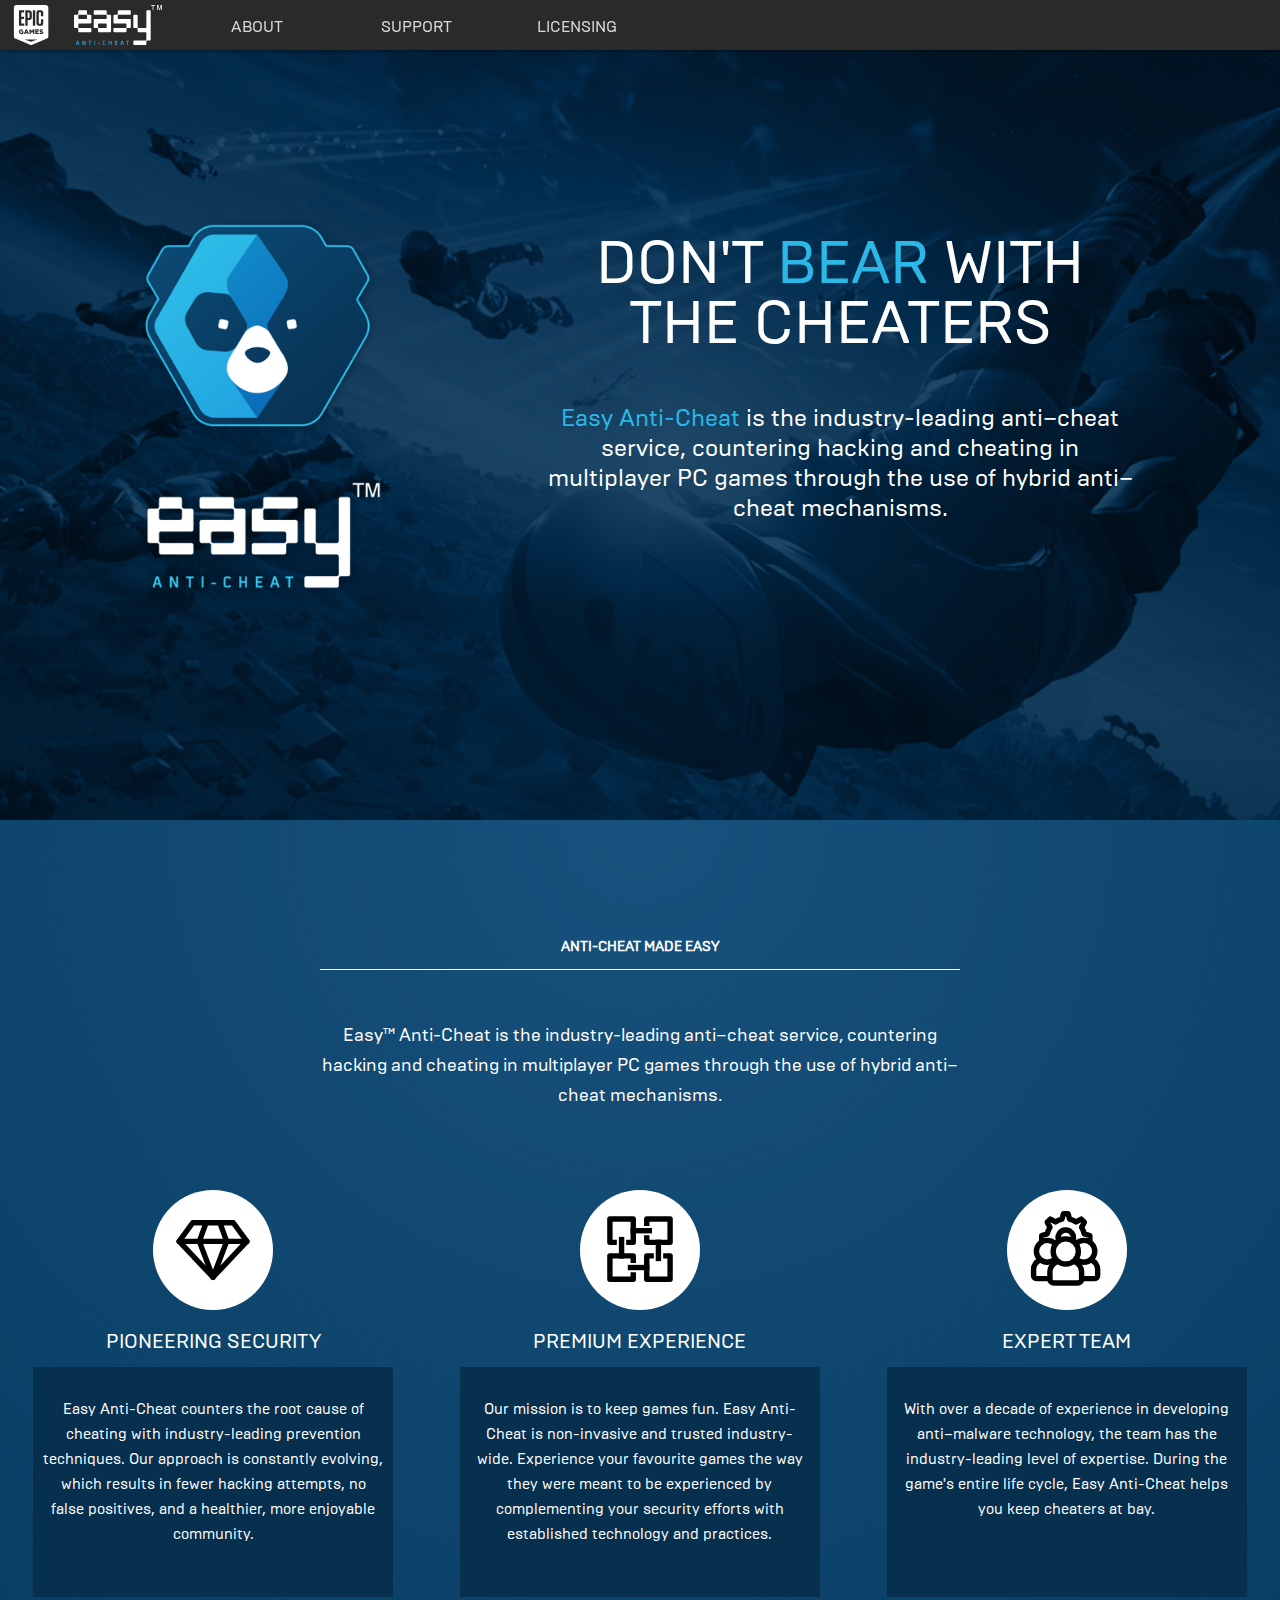
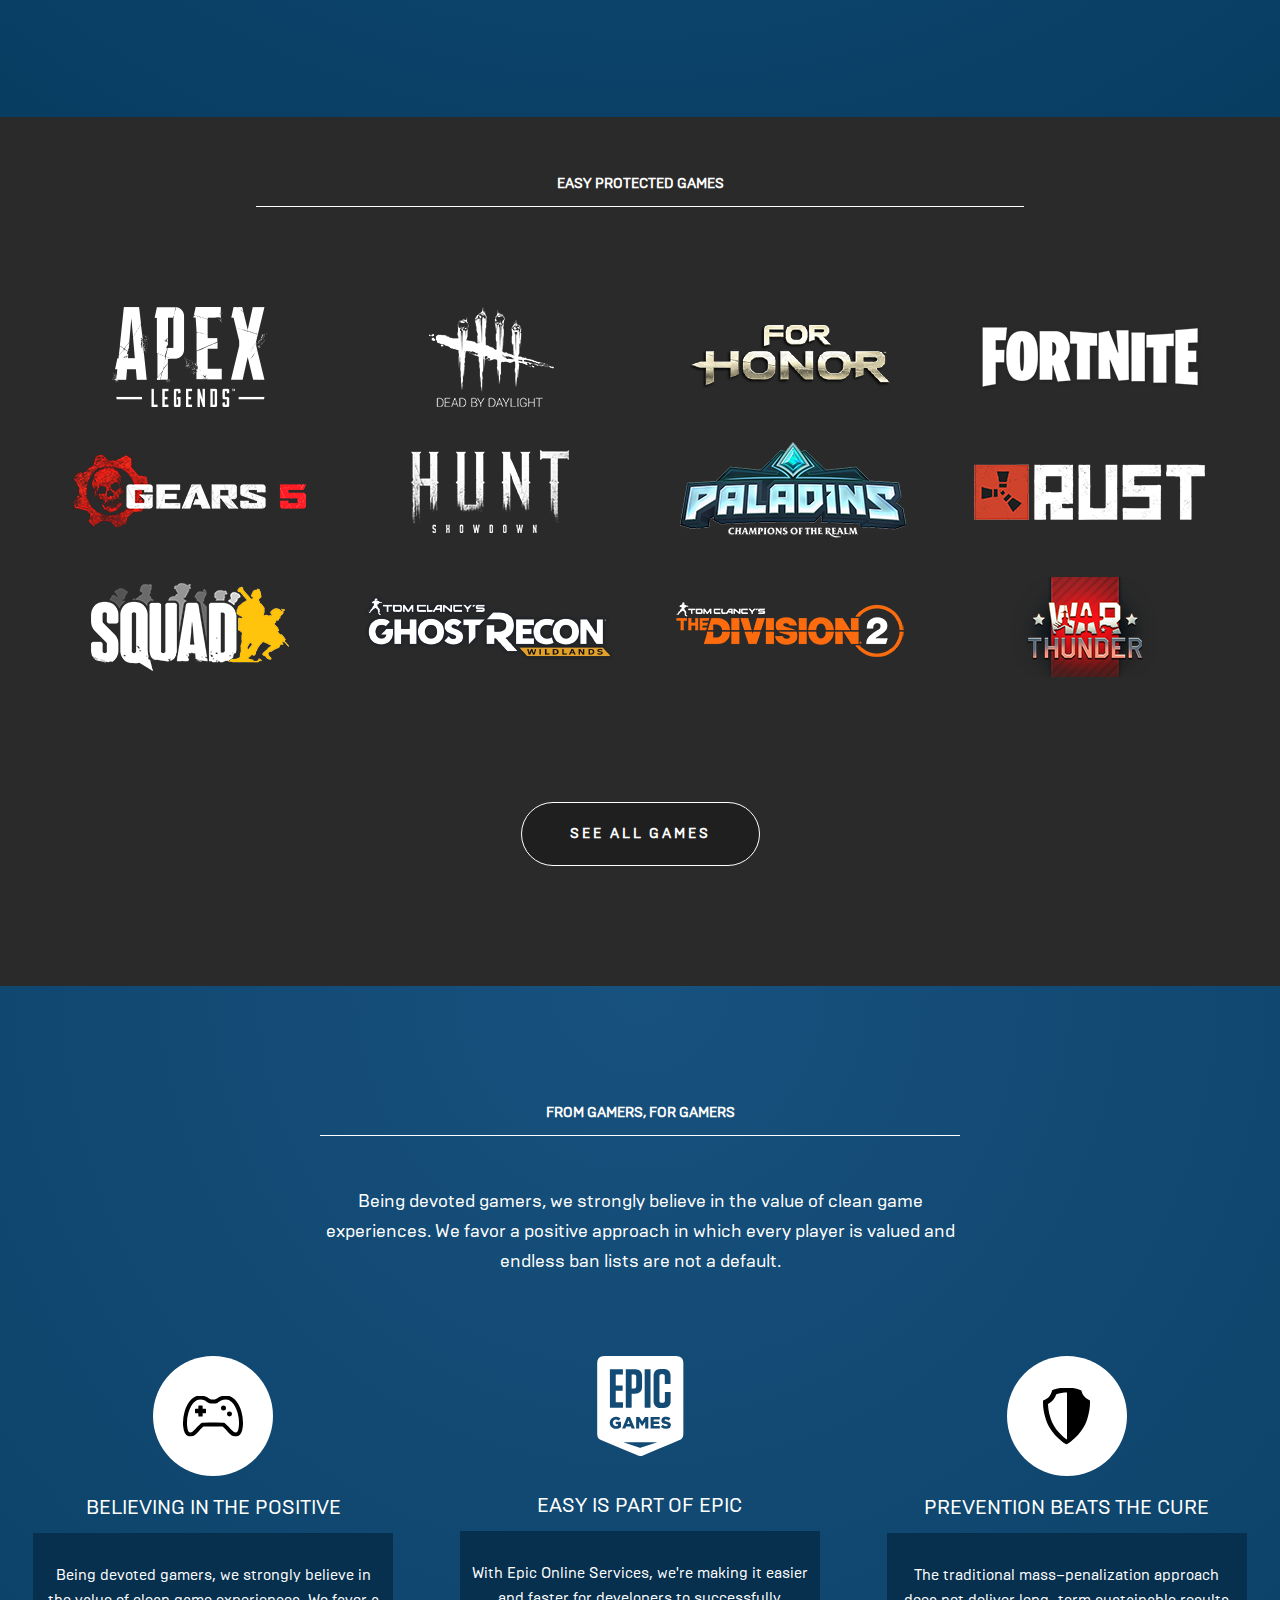
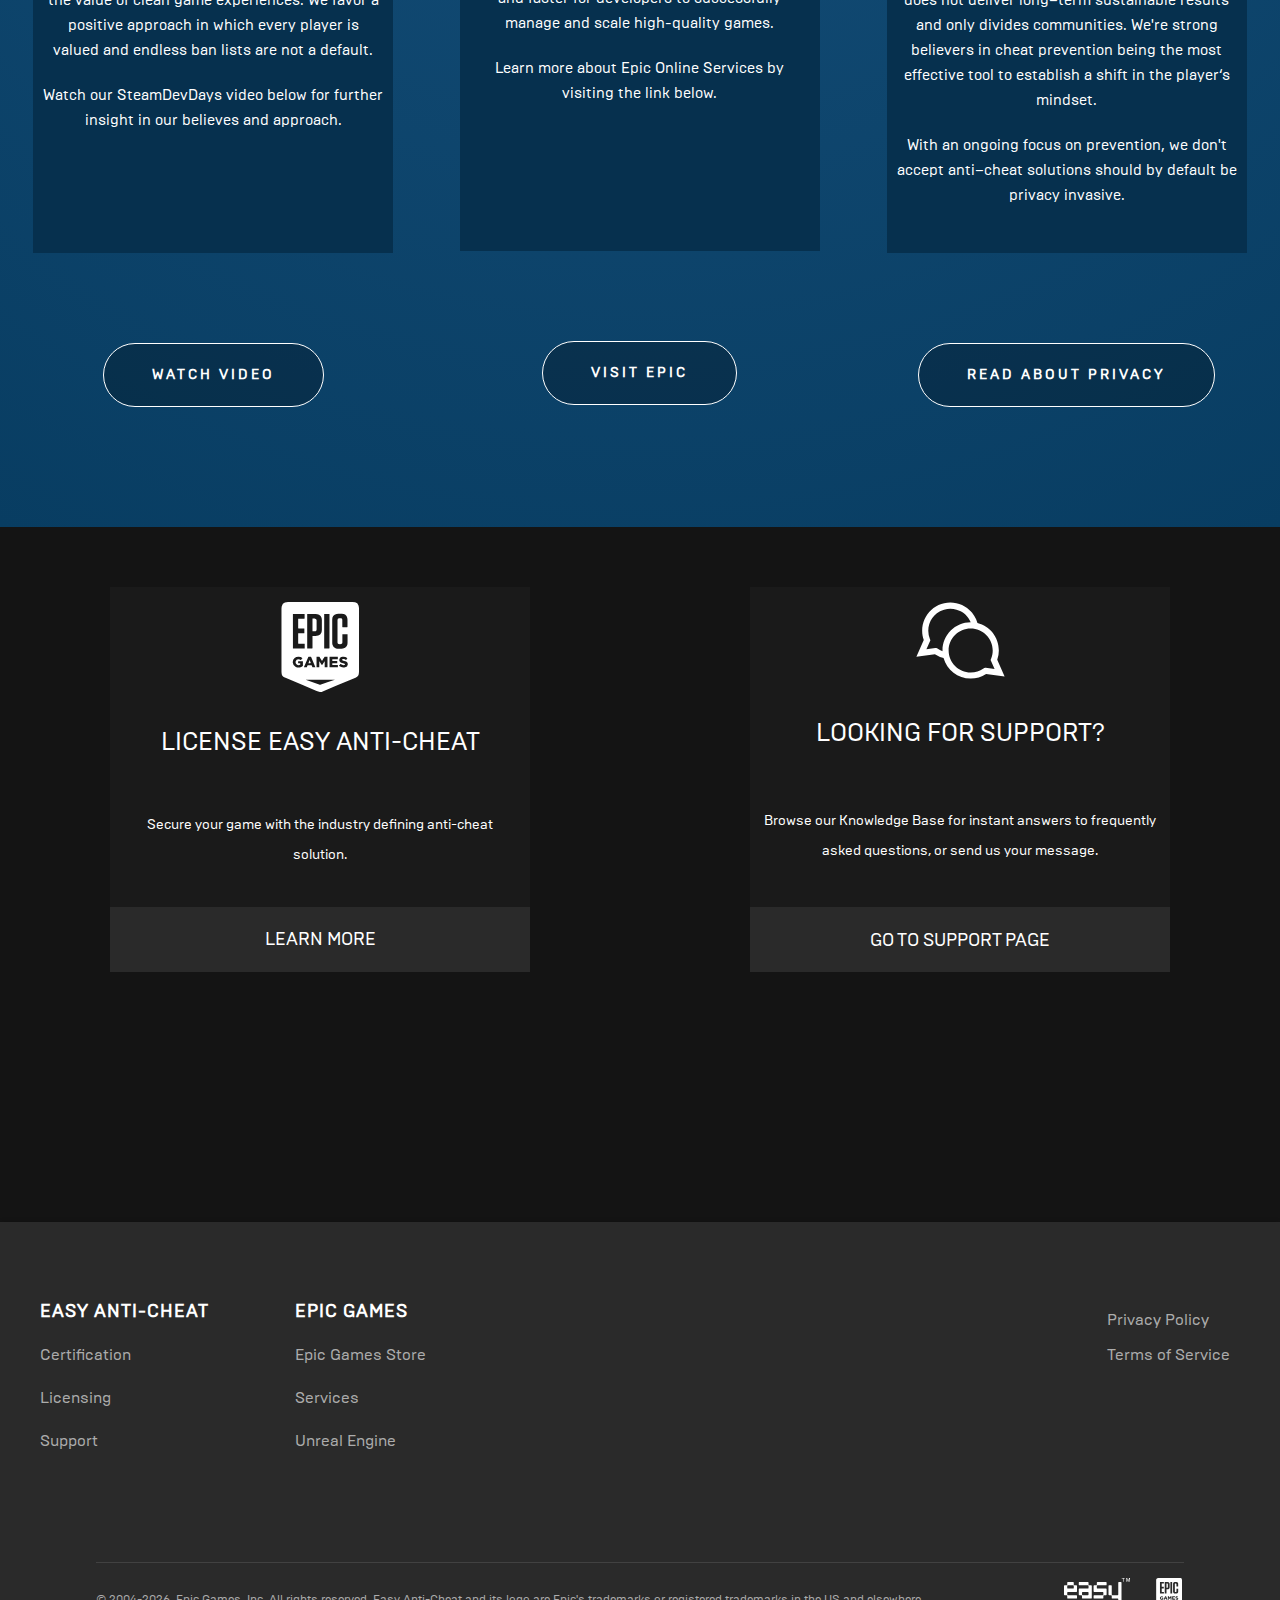
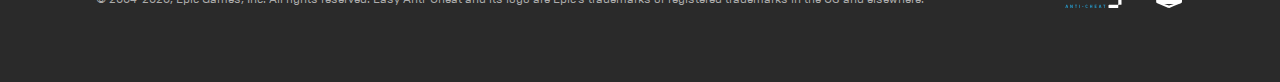
<file: index.html>
<!DOCTYPE html><html><head>
    
    <meta name="viewport" content="width=device-width, initial-scale=1">

    <title>Easy Anti-Cheat</title>
    <link rel="icon" href="favicon.ico">

    <!-- CSS STYLE -->
    <link rel="stylesheet" type="text/css" href="css/fonts.css" media="all">
    <link rel="stylesheet" type="text/css" href="css/style.css" media="all">
  </head>

  <body>
  <div id="header">
      <div class="container">
          <div id="logo">
              <a href="/" style="height: 40px; width: 40px;"><img src="images/epicgames.svg" title="Epic Games"></a>
              <a href="/"><img src="images/logo-easy-typography-white.svg" title="Easy Anti-Cheat"></a>
          </div>
          <nav id="menu">
              <ul class="sf-menu">
                  <li><a href="/about">About</a></li>
                  <li><a href="/support">Support</a></li>
                  <li><a href="/licensing">Licensing</a></li>
              </ul>
          </nav>

          <div class="menu-trigger font-icon-align-justify"></div>
          <nav id="menu-mobile">
              <ul>
                  <li><a href="/about">About</a></li>
                  <li><a href="/partners">Our Games</a></li>
                  <li><a href="/support">Support</a></li>
              </ul>
          </nav>
      </div>
  </div>
  <script async="" src="js/analytics.js"></script><script type="text/javascript">
      (function() {
          var menu = document.getElementById('menu');
          var {
              firstElementChild: { children }
          } = menu;
          var locationText = window.location.href;
          Object.values(children).forEach(child => {
              if (locationText.includes(child.innerText.toLowerCase())) {
                  return (child.className = 'active');
              }
          });
      })();
  </script>
  

    

<section id="landing">
  <div class="content">
    <div class="logo">
      <img src="images/logo-easy.png" title="Easy Anti-Cheat Logo">
    </div>
    <div class="spacer"><p></p></div>
    <div class="text">
      <h1>
        Don't <strong>Bear</strong> with <br>
        <emp>the Cheaters</emp>
      </h1>
      <p>
        <strong>Easy Anti-Cheat</strong> is the industry-leading anti–cheat service, countering hacking and cheating in multiplayer PC games through the use of hybrid anti–cheat mechanisms.
      </p>
    </div>
    <div class="clear"></div>
  </div>
  <div class="clear"></div>
</section>

<section id="about" class="features">
  <div class="container">
    <div class="header">
      <h1 class="subtle">anti-cheat made Easy</h1>
      <p>
        <strong style="color: #fff;">Easy™ Anti-Cheat</strong> is the industry-leading anti–cheat service, countering hacking and cheating in multiplayer PC games through the use of hybrid anti–cheat mechanisms.
      </p>
    </div>
    <div class="feature-list">
      <div class="feature grid grid-3">
        <div class="grid-header-image">
          <img src="images/icon-pioneering.svg">
        </div>
        <h2>Pioneering Security</h2>
        <div class="grid-content-box">
          <p>
            Easy Anti-Cheat counters the root cause of cheating with industry-leading 
            prevention techniques. Our approach is constantly evolving,
            which results in fewer hacking attempts, no false positives, and a
            healthier, more enjoyable community.
          </p>
        </div>
      </div>
      <div class="feature grid grid-3">
        <div class="grid-header-image">
          <img src="images/icon-hybrid.svg">
        </div>
        <h2>Premium Experience</h2>
        <div class="grid-content-box">
          <p>
            Our mission is to keep games fun. Easy Anti-Cheat is non-invasive 
            and trusted industry-wide. Experience your favourite games the way 
            they were meant to be experienced by complementing your security 
            efforts with established technology and practices.
          </p>
        </div>
      </div>
      <div class="feature grid grid-3">
        <div class="grid-header-image">
          <img src="images/icon-team.svg">
        </div>
        <h2>Expert Team</h2>
        <div class="grid-content-box">
          <p>
            With over a decade of experience in developing anti–malware
            technology, the team has the industry-leading level of expertise.
            During the game's entire life cycle, Easy Anti-Cheat helps you keep cheaters at bay.
          </p>
        </div>
      </div>
    </div>
    <div class="clear"></div>
  </div>
</section>

<section id="games">
  <div class="header">
    <h1 class="subtle">
      Easy protected games
    </h1>
  </div>
  <div class="container">
      
    <div class="grid grid-4">
      <a href="https://www.ea.com/games/apex-legends/" target="_blank">
        <img src="images/apexlegends.png" alt="Apex Legends">
      </a>
    </div>
     
    <div class="grid grid-4">
      <a href="http://www.deadbydaylight.com/" target="_blank">
        <img src="images/dbd.png" alt="Dead by Daylight">
      </a>
    </div>
     
    <div class="grid grid-4">
      <a href="http://forhonor.ubisoft.com/" target="_blank">
        <img src="images/forhonor.png" alt="For Honor">
      </a>
    </div>
     
    <div class="grid grid-4">
      <a href="https://www.epicgames.com/fortnite" target="_blank">
        <img src="images/fortnite.png" alt="Fortnite Battle Royale">
      </a>
    </div>
     
    <div class="grid grid-4">
      <a href="https://www.xbox.com/en-US/games/gears-5" target="_blank">
        <img src="images/gears5.png" alt="Gears 5">
      </a>
    </div>
     
    <div class="grid grid-4">
      <a href="https://www.huntshowdown.com/" target="_blank">
        <img src="images/hunt.png" alt="Hunt: Showdown">
      </a>
    </div>
     
    <div class="grid grid-4">
      <a href="http://www.paladins.com/" target="_blank">
        <img src="images/paladins.png" alt="Paladins">
      </a>
    </div>
     
    <div class="grid grid-4">
      <a href="http://playrust.com/" target="_blank">
        <img src="images/rust.png" alt="Rust">
      </a>
    </div>
     
    <div class="grid grid-4">
      <a href="http://www.joinsquad.com/" target="_blank">
        <img src="images/squad.png" alt="Squad">
      </a>
    </div>
     
    <div class="grid grid-4">
      <a href="http://ghost-recon.ubisoft.com/wildlands/" target="_blank">
        <img src="images/tcgrw.png" alt="Tom Clancy's Ghost Recon: Wildlands">
      </a>
    </div>
     
    <div class="grid grid-4">
      <a href="https://tomclancy-thedivision.ubisoft.com/game/" target="_blank">
        <img src="images/thedivision2.png" alt="Tom Clancy's The Division 2">
      </a>
    </div>
     
    <div class="grid grid-4">
      <a href="https://warthunder.com/" target="_blank">
        <img src="images/warthunder.png" alt="War Thunder">
      </a>
    </div>
    

    <div class="clear"></div>
    <p><a class="btn-big dark" href="/partners/">See All Games</a></p>
  </div>
</section>

<section id="mission" class="features">
  <div class="container">
    <div class="header">
      <h1 class="subtle">
        <strong style="color: #fff;">From Gamers, for Gamers</strong>
      </h1>
      <p>
        Being devoted gamers, we strongly believe in the value of clean game
        experiences. We favor a positive approach in which every player is
        valued and endless ban lists are not a default.
      </p>
    </div>
    <div class="feature-list">
      <div class="feature grid-3">
        <div class="grid-header-image">
          <img src="images/icon-game.svg">
        </div>
        <h2>Believing in the Positive</h2>
        <div class="grid-content-box">
          <div class="content">
            <p>
              Being devoted gamers, we strongly believe in the value of clean
              game experiences. We favor a positive approach in which every
              player is valued and endless ban lists are not a default.
            </p>
            <p>
              Watch our SteamDevDays video below for further insight in our
              believes and approach.
            </p>
          </div>
        </div>
        <p>
          <a class="btn-big dark" href="https://www.youtube.com/watch?v=hI7V60r7Jco" target="_blank">Watch Video</a>
        </p>
      </div>
      <div class="feature grid-3">
        <img src="images/epicgames.svg" style="width: 100px; height: 100px; margin-bottom: 15px;">
        <h2>Easy is part of Epic</h2>
        <div class="grid-content-box">
          <div class="content">
            <p>
              With Epic Online Services, we're making it easier and faster for
              developers to successfully manage and scale high-quality games.
            </p>
            <p>
              Learn more about Epic Online Services by visiting the link below.
            </p>
          </div>
        </div>
        <p>
          <a class="btn-big dark" href="https://dev.epicgames.com" target="_blank">Visit Epic</a>
        </p>
      </div>
      <div class="feature grid-3">
        <div class="grid-header-image">
          <img src="images/icon-shield.svg">
        </div>
        <h2>Prevention Beats the Cure</h2>
        <div class="grid-content-box">
          <div class="content">
            <p>
              The traditional mass–penalization approach does not deliver
              long–term sustainable results and only divides communities. We're
              strong believers in cheat prevention being the most effective tool
              to establish a shift in the player‘s mindset.
            </p>
            <p>
              With an ongoing focus on prevention, we don't accept anti–cheat
              solutions should by default be privacy invasive.
            </p>
          </div>
        </div>
        <p>
          <a class="btn-big dark" href=" https://www.epicgames.com/site/privacypolicy">Read about Privacy</a>
        </p>
      </div>
    </div>
    <div class="clear"></div>
  </div>
</section>

<section id="connect">
  <div id="license" class="container">
    <img src="images/epicgames.svg" style="width: 90px; height: 90px;">
    <h1>LICENSE EASY ANTI-CHEAT</h1>
    <p>Secure your game with the industry defining anti-cheat solution.</p>
    <a href="https://www.easy.ac/licensing/" class="btn-full">Learn More</a>
  </div>
  <div id="contact" class="container">
    <img src="images/icon-contact.svg" width="89">
    <h1>Looking for Support?</h1>
    <p>
      Browse our Knowledge Base for instant answers to frequently asked
      questions, or send us your message.
    </p>
    <a href="/support" class="btn-full">Go to support page</a>
  </div>
</section>


      <div id="footer">
        <div class="container">
          <div class="columns">
            <div class="col">
              <h5>Easy Anti-Cheat</h5>
              <ul>
                <li><a href="/contact/" title="Certification">Certification</a></li>
                <li><a href="/licencing/" title="Licensing">Licensing</a></li>
                <li><a href="/support" title="Support">Support</a></li>
              </ul>
            </div>
            <div class="col">
              <h5>Epic Games</h5>
              <ul>
                <li><a href="https://www.epicgames.com/store/" title="Epic Games Store" target="_blank">Epic Games Store</a></li>
                <li><a href="https://dev.epicgames.com" title="Services" target="_blank">Services</a></li>
                <li><a href="https://www.unrealengine.com" title="Unreal Engine" target="_blank">Unreal Engine</a></li>
              </ul>
            </div>
          </div>
          <div class="right">
            <ul>
              <li>
                <a href="https://www.epicgames.com/site/privacypolicy" title="Privacy Policy" target="_blank">
                  Privacy Policy
                </a>
              </li>
              <li>
                <a href="https://www.epicgames.com/site/tos" title="Terms of Service" target="_blank">
                  Terms of Service
                </a>
              </li>
            </ul>
          </div>
      </div>
          <div class="tail">
            <p>© <span id="dateSpan">2004-2024</span>, Epic Games, Inc. All rights reserved. Easy Anti-Cheat and its logo are Epic's trademarks or registered trademarks in the US and elsewhere.<br> </p>
            <div style="display: flex; width: 120px; justify-content: space-between;">
              <a href="/"><img src="images/logo-easy-typography-white.svg" title="Easy Anti-Cheat" style="height: 30px;"></a>
              <a href="/" style="height: 30px; width: 30px;">
                <img src="images/epicgames.svg" title="Epic Games">
              </a>
            </div>
          </div>
        </div>

    <script type="text/javascript" src="js/jinja.js"></script>
    <script type="text/javascript" src="js/jquery-1.10.2.min.js"></script>
    <script type="text/javascript" src="js/sprintf-min.js"></script>
    <script type="text/javascript" src="js/eac.ext.js"></script>
    <script type="text/javascript" src="js/eac.js"></script>
    <script type="text/javascript" src="js/eac.forms.js"></script>
    <script type="text/javascript" src="js/eac.table.js"></script>
    <script type="text/javascript">
      (function(){
        var today = new Date()
        var el = document.getElementById('dateSpan')
        el.innerHTML = '2004-' + today.getFullYear()
      }())
    </script>

    <script type="text/javascript">
      (function(i,s,o,g,r,a,m){i['GoogleAnalyticsObject']=r;i[r]=i[r]||function(){(i[r].q=i[r].q||[]).push(arguments)},i[r].l=1*new Date();a=s.createElement(o),m=s.getElementsByTagName(o)[0];a.async=1;a.src=g;m.parentNode.insertBefore(a,m)})(window,document,'script','//www.google-analytics.com/analytics.js','ga');
      ga('create', 'UA-45024938-1', 'easyanticheat.net');
      ga('send', 'pageview', {'page': '','title': 'home'});

      // Mobile navigation
      $(window).load(function() {
        var $overlay = $('<div class="nav-overlay"/>').appendTo('body');
        $('.menu-trigger').on('click tap', function(){
          $('#menu-mobile').slideToggle('fast');
          $('.nav-overlay').fadeToggle('fast');
          return false;
        });

        $overlay.on('click tap', function(){
          $('#menu-mobile').slideUp('fast');
          $('.nav-overlay').fadeOut('fast');
          return false;
        });

        $('#menu-mobile a').on('click tap', function(){
          $('#menu-mobile').slideUp('fast');
          $('.nav-overlay').fadeOut('fast');
        });
      });
    </script>

  
</body></html>
</file>
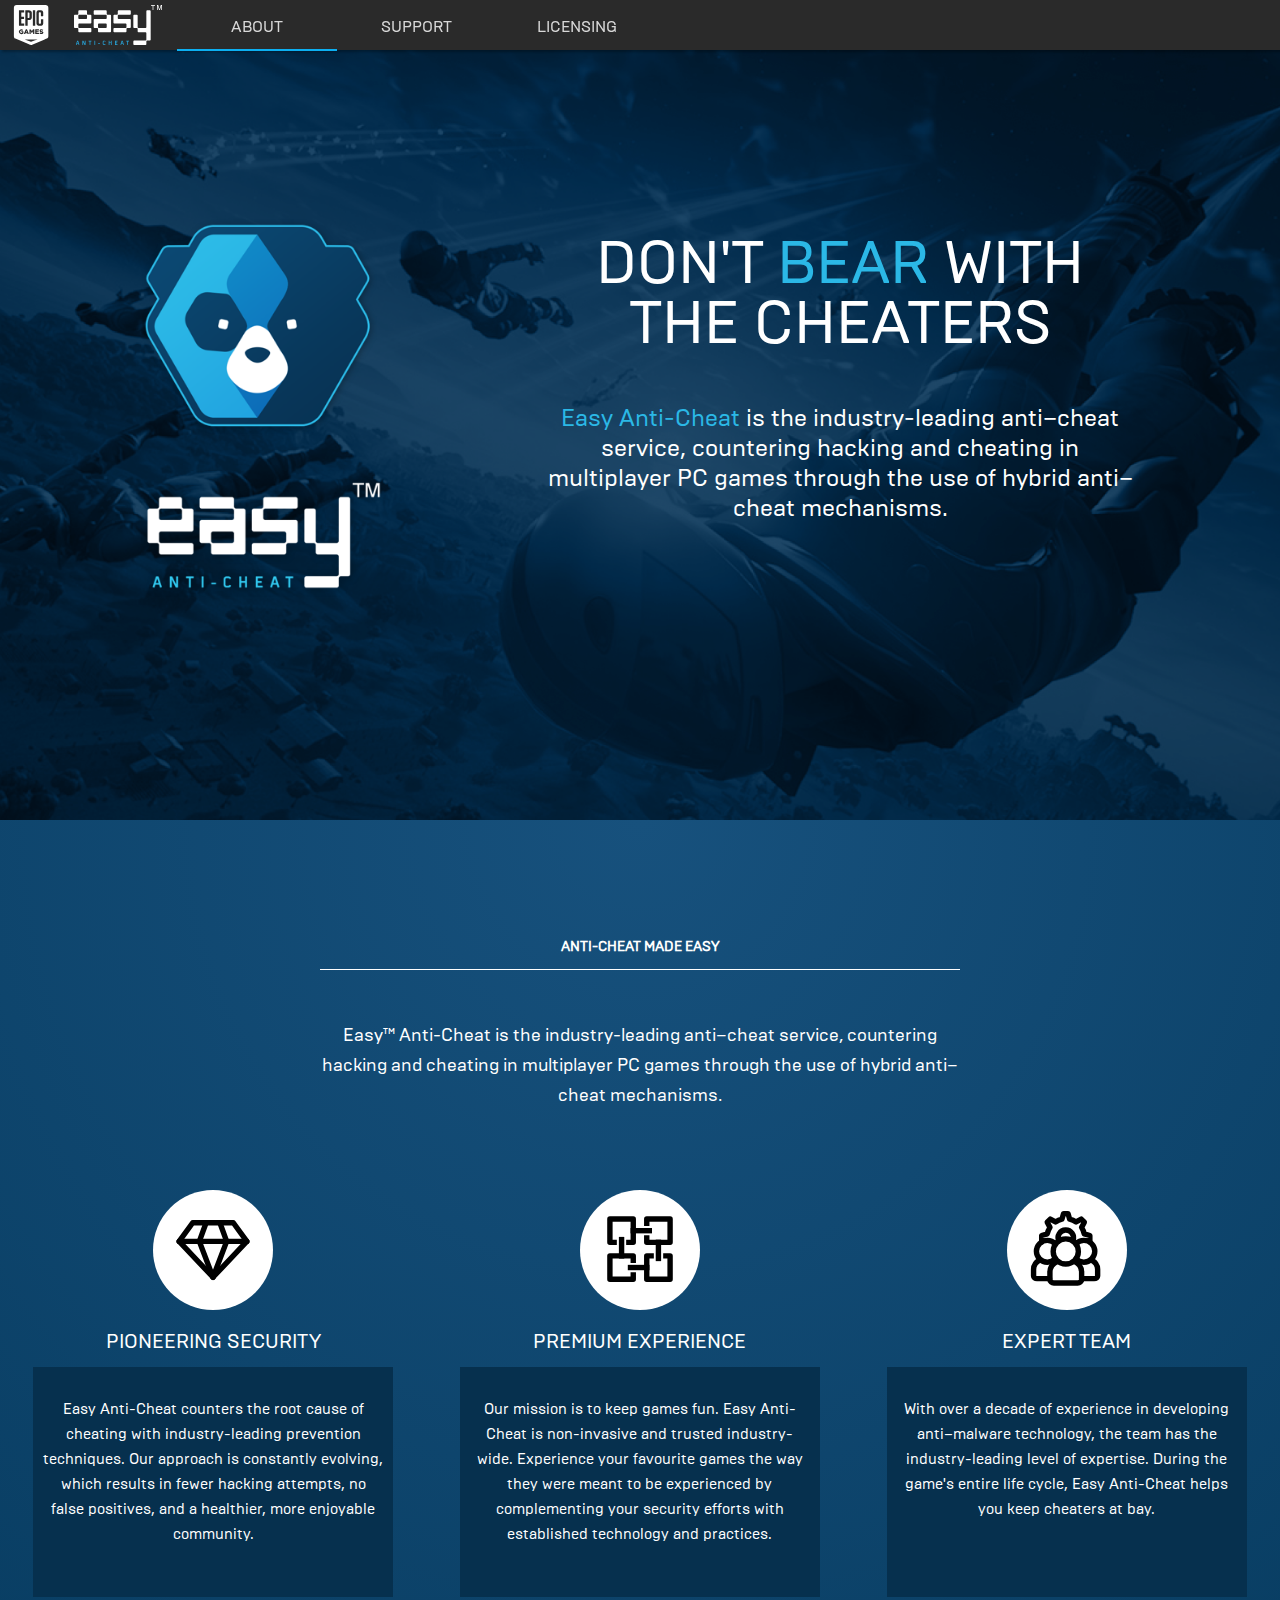
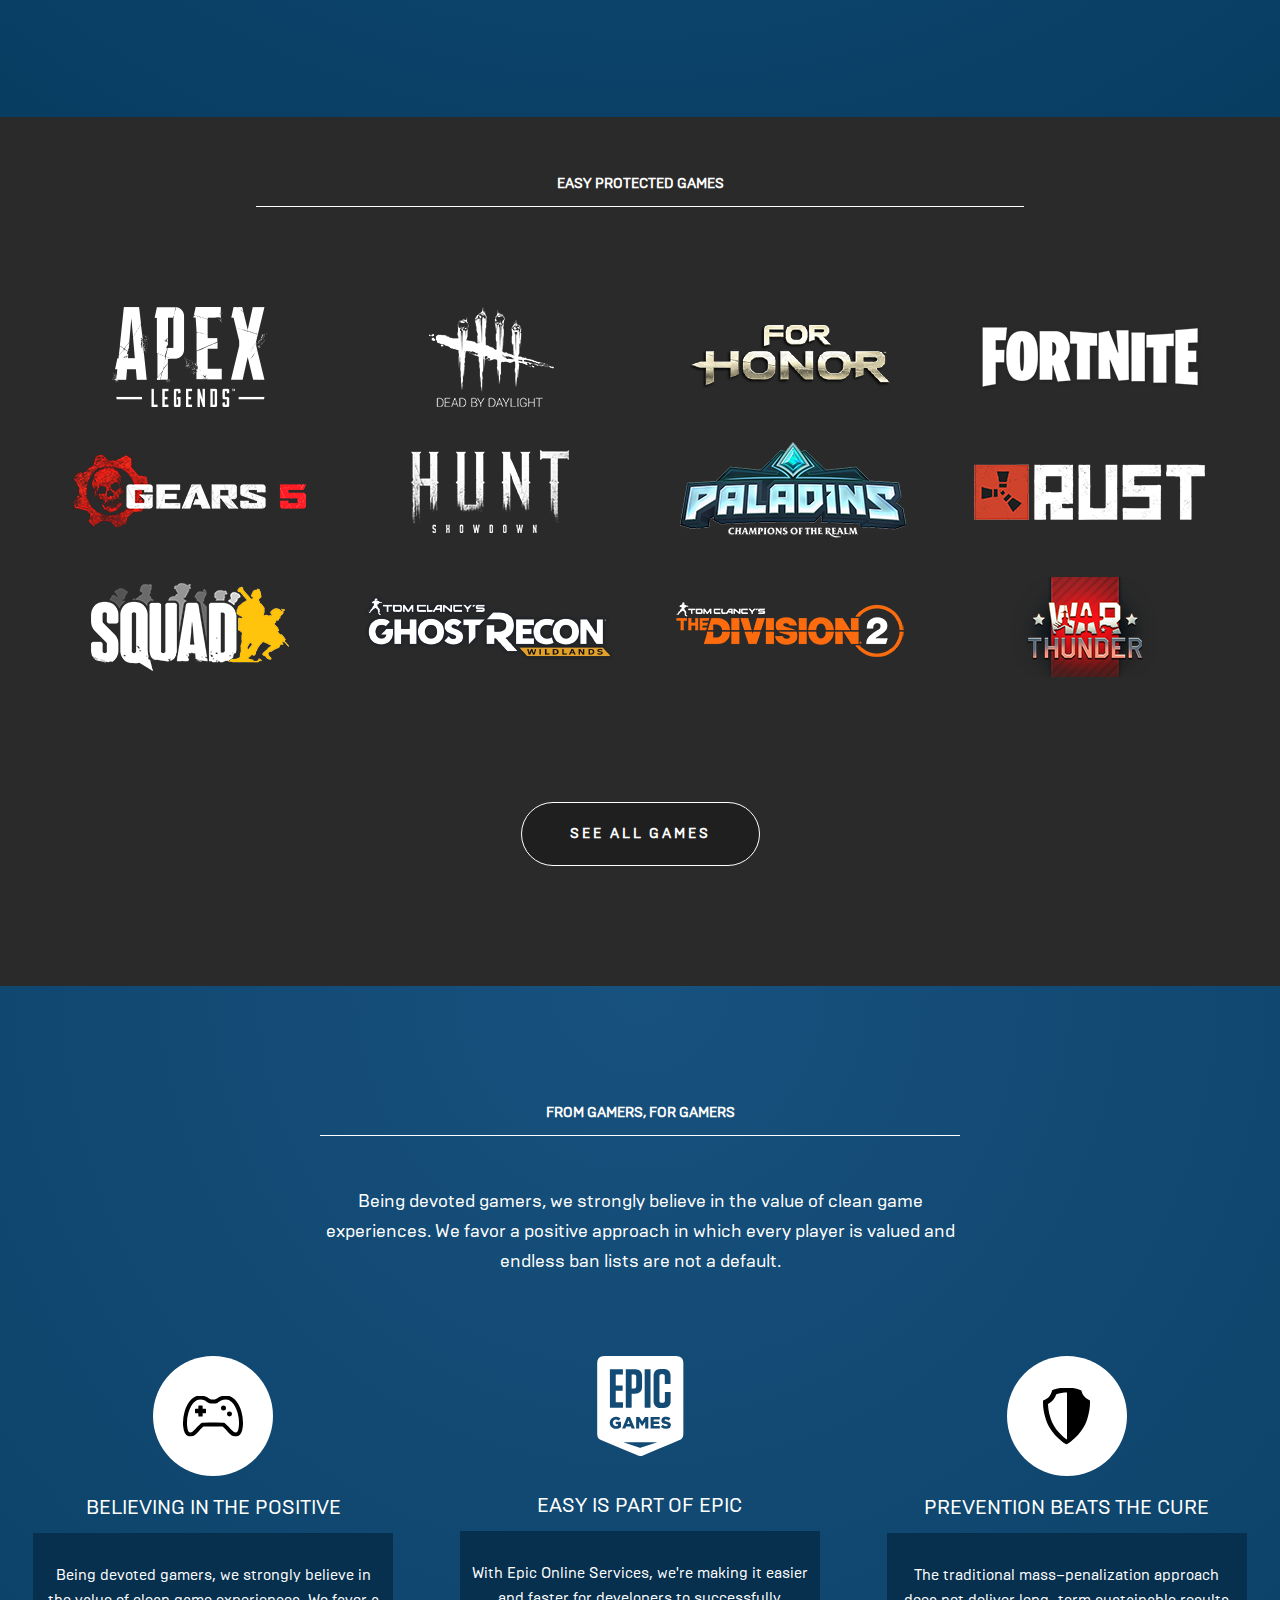
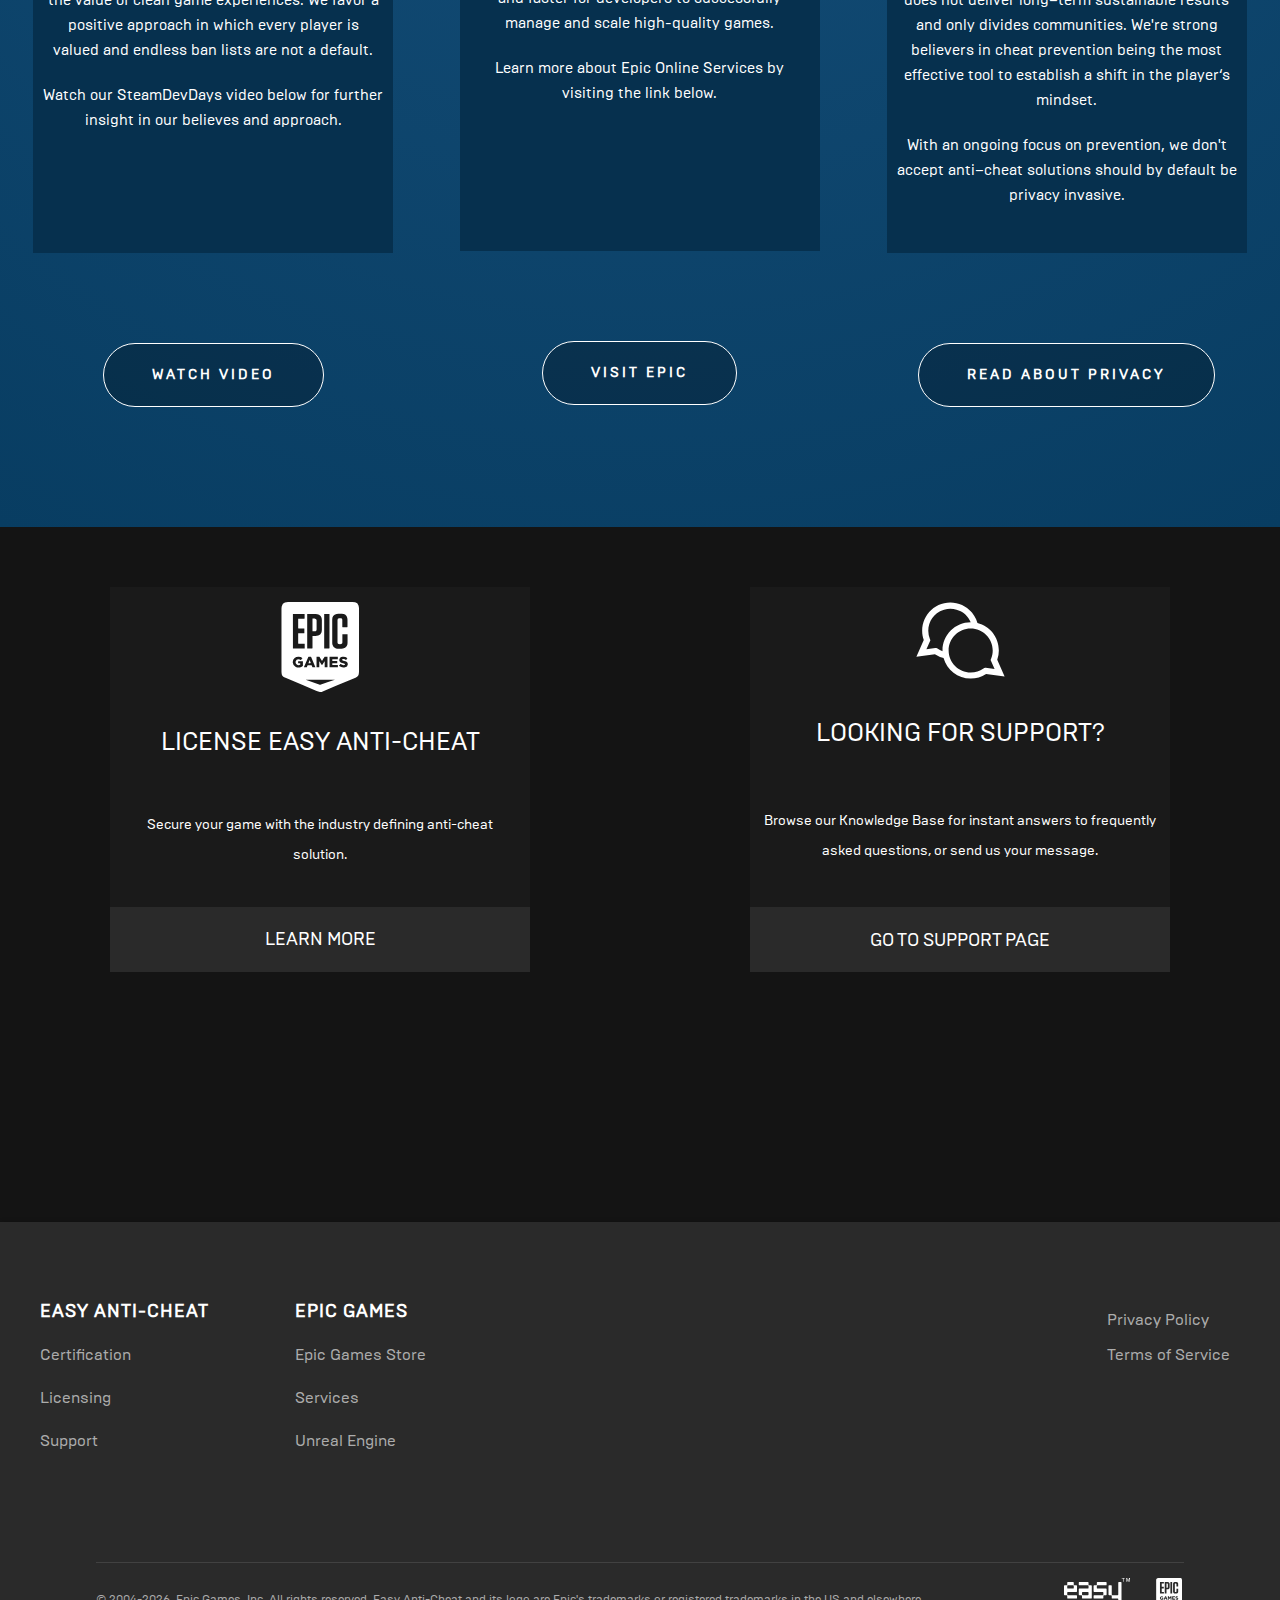
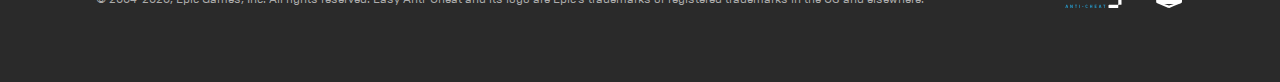
<file: about.html>
<!DOCTYPE html><html><head>
    
    <meta name="viewport" content="width=device-width, initial-scale=1">

    <title>Easy Anti-Cheat</title>
    <link rel="icon" href="favicon.ico">

    <!-- CSS STYLE -->
    <link rel="stylesheet" type="text/css" href="css/fonts.css" media="all">
    <link rel="stylesheet" type="text/css" href="css/style.css" media="all">
  </head>

  <body>
  <div id="header">
      <div class="container">
          <div id="logo">
              <a href="/" style="height: 40px; width: 40px;"><img src="images/epicgames.svg" title="Epic Games"></a>
              <a href="/"><img src="images/logo-easy-typography-white.svg" title="Easy Anti-Cheat"></a>
          </div>
          <nav id="menu">
              <ul class="sf-menu">
                  <li><a href="/#about">About</a></li>
                  <li><a href="/support/">Support</a></li>
                  <li><a href="/licensing/">Licensing</a></li>
              </ul>
          </nav>

          <div class="menu-trigger font-icon-align-justify"></div>
          <nav id="menu-mobile">
              <ul>
                  <li><a href="/#about">About</a></li>
                  <li><a href="/partners/">Our Games</a></li>
                  <li><a href="/support/">Support</a></li>
              </ul>
          </nav>
      </div>
  </div>
  <script async="" src="js/analytics.js"></script><script type="text/javascript">
      (function() {
          var menu = document.getElementById('menu');
          var {
              firstElementChild: { children }
          } = menu;
          var locationText = window.location.href;
          Object.values(children).forEach(child => {
              if (locationText.includes(child.innerText.toLowerCase())) {
                  return (child.className = 'active');
              }
          });
      })();
  </script>
  

    

<section id="landing">
  <div class="content">
    <div class="logo">
      <img src="images/logo-easy.png" title="Easy Anti-Cheat Logo">
    </div>
    <div class="spacer"><p></p></div>
    <div class="text">
      <h1>
        Don't <strong>Bear</strong> with <br>
        <emp>the Cheaters</emp>
      </h1>
      <p>
        <strong>Easy Anti-Cheat</strong> is the industry-leading anti–cheat service, countering hacking and cheating in multiplayer PC games through the use of hybrid anti–cheat mechanisms.
      </p>
    </div>
    <div class="clear"></div>
  </div>
  <div class="clear"></div>
</section>

<section id="about" class="features">
  <div class="container">
    <div class="header">
      <h1 class="subtle">anti-cheat made Easy</h1>
      <p>
        <strong style="color: #fff;">Easy™ Anti-Cheat</strong> is the industry-leading anti–cheat service, countering hacking and cheating in multiplayer PC games through the use of hybrid anti–cheat mechanisms.
      </p>
    </div>
    <div class="feature-list">
      <div class="feature grid grid-3">
        <div class="grid-header-image">
          <img src="images/icon-pioneering.svg">
        </div>
        <h2>Pioneering Security</h2>
        <div class="grid-content-box">
          <p>
            Easy Anti-Cheat counters the root cause of cheating with industry-leading 
            prevention techniques. Our approach is constantly evolving,
            which results in fewer hacking attempts, no false positives, and a
            healthier, more enjoyable community.
          </p>
        </div>
      </div>
      <div class="feature grid grid-3">
        <div class="grid-header-image">
          <img src="images/icon-hybrid.svg">
        </div>
        <h2>Premium Experience</h2>
        <div class="grid-content-box">
          <p>
            Our mission is to keep games fun. Easy Anti-Cheat is non-invasive 
            and trusted industry-wide. Experience your favourite games the way 
            they were meant to be experienced by complementing your security 
            efforts with established technology and practices.
          </p>
        </div>
      </div>
      <div class="feature grid grid-3">
        <div class="grid-header-image">
          <img src="images/icon-team.svg">
        </div>
        <h2>Expert Team</h2>
        <div class="grid-content-box">
          <p>
            With over a decade of experience in developing anti–malware
            technology, the team has the industry-leading level of expertise.
            During the game's entire life cycle, Easy Anti-Cheat helps you keep cheaters at bay.
          </p>
        </div>
      </div>
    </div>
    <div class="clear"></div>
  </div>
</section>

<section id="games">
  <div class="header">
    <h1 class="subtle">
      Easy protected games
    </h1>
  </div>
  <div class="container">
      
    <div class="grid grid-4">
      <a href="https://www.ea.com/games/apex-legends/" target="_blank">
        <img src="images/apexlegends.png" alt="Apex Legends">
      </a>
    </div>
     
    <div class="grid grid-4">
      <a href="http://www.deadbydaylight.com/" target="_blank">
        <img src="images/dbd.png" alt="Dead by Daylight">
      </a>
    </div>
     
    <div class="grid grid-4">
      <a href="http://forhonor.ubisoft.com/" target="_blank">
        <img src="images/forhonor.png" alt="For Honor">
      </a>
    </div>
     
    <div class="grid grid-4">
      <a href="https://www.epicgames.com/fortnite" target="_blank">
        <img src="images/fortnite.png" alt="Fortnite Battle Royale">
      </a>
    </div>
     
    <div class="grid grid-4">
      <a href="https://www.xbox.com/en-US/games/gears-5" target="_blank">
        <img src="images/gears5.png" alt="Gears 5">
      </a>
    </div>
     
    <div class="grid grid-4">
      <a href="https://www.huntshowdown.com/" target="_blank">
        <img src="images/hunt.png" alt="Hunt: Showdown">
      </a>
    </div>
     
    <div class="grid grid-4">
      <a href="http://www.paladins.com/" target="_blank">
        <img src="images/paladins.png" alt="Paladins">
      </a>
    </div>
     
    <div class="grid grid-4">
      <a href="http://playrust.com/" target="_blank">
        <img src="images/rust.png" alt="Rust">
      </a>
    </div>
     
    <div class="grid grid-4">
      <a href="http://www.joinsquad.com/" target="_blank">
        <img src="images/squad.png" alt="Squad">
      </a>
    </div>
     
    <div class="grid grid-4">
      <a href="http://ghost-recon.ubisoft.com/wildlands/" target="_blank">
        <img src="images/tcgrw.png" alt="Tom Clancy's Ghost Recon: Wildlands">
      </a>
    </div>
     
    <div class="grid grid-4">
      <a href="https://tomclancy-thedivision.ubisoft.com/game/" target="_blank">
        <img src="images/thedivision2.png" alt="Tom Clancy's The Division 2">
      </a>
    </div>
     
    <div class="grid grid-4">
      <a href="https://warthunder.com/" target="_blank">
        <img src="images/warthunder.png" alt="War Thunder">
      </a>
    </div>
    

    <div class="clear"></div>
    <p><a class="btn-big dark" href="/partners/">See All Games</a></p>
  </div>
</section>

<section id="mission" class="features">
  <div class="container">
    <div class="header">
      <h1 class="subtle">
        <strong style="color: #fff;">From Gamers, for Gamers</strong>
      </h1>
      <p>
        Being devoted gamers, we strongly believe in the value of clean game
        experiences. We favor a positive approach in which every player is
        valued and endless ban lists are not a default.
      </p>
    </div>
    <div class="feature-list">
      <div class="feature grid-3">
        <div class="grid-header-image">
          <img src="images/icon-game.svg">
        </div>
        <h2>Believing in the Positive</h2>
        <div class="grid-content-box">
          <div class="content">
            <p>
              Being devoted gamers, we strongly believe in the value of clean
              game experiences. We favor a positive approach in which every
              player is valued and endless ban lists are not a default.
            </p>
            <p>
              Watch our SteamDevDays video below for further insight in our
              believes and approach.
            </p>
          </div>
        </div>
        <p>
          <a class="btn-big dark" href="https://www.youtube.com/watch?v=hI7V60r7Jco" target="_blank">Watch Video</a>
        </p>
      </div>
      <div class="feature grid-3">
        <img src="images/epicgames.svg" style="width: 100px; height: 100px; margin-bottom: 15px;">
        <h2>Easy is part of Epic</h2>
        <div class="grid-content-box">
          <div class="content">
            <p>
              With Epic Online Services, we're making it easier and faster for
              developers to successfully manage and scale high-quality games.
            </p>
            <p>
              Learn more about Epic Online Services by visiting the link below.
            </p>
          </div>
        </div>
        <p>
          <a class="btn-big dark" href="https://dev.epicgames.com" target="_blank">Visit Epic</a>
        </p>
      </div>
      <div class="feature grid-3">
        <div class="grid-header-image">
          <img src="images/icon-shield.svg">
        </div>
        <h2>Prevention Beats the Cure</h2>
        <div class="grid-content-box">
          <div class="content">
            <p>
              The traditional mass–penalization approach does not deliver
              long–term sustainable results and only divides communities. We're
              strong believers in cheat prevention being the most effective tool
              to establish a shift in the player‘s mindset.
            </p>
            <p>
              With an ongoing focus on prevention, we don't accept anti–cheat
              solutions should by default be privacy invasive.
            </p>
          </div>
        </div>
        <p>
          <a class="btn-big dark" href=" https://www.epicgames.com/site/privacypolicy">Read about Privacy</a>
        </p>
      </div>
    </div>
    <div class="clear"></div>
  </div>
</section>

<section id="connect">
  <div id="license" class="container">
    <img src="images/epicgames.svg" style="width: 90px; height: 90px;">
    <h1>LICENSE EASY ANTI-CHEAT</h1>
    <p>Secure your game with the industry defining anti-cheat solution.</p>
    <a href="https://www.easy.ac/licensing/" class="btn-full">Learn More</a>
  </div>
  <div id="contact" class="container">
    <img src="images/icon-contact.svg" width="89">
    <h1>Looking for Support?</h1>
    <p>
      Browse our Knowledge Base for instant answers to frequently asked
      questions, or send us your message.
    </p>
    <a href="/support/" class="btn-full">Go to support page</a>
  </div>
</section>


      <div id="footer">
        <div class="container">
          <div class="columns">
            <div class="col">
              <h5>Easy Anti-Cheat</h5>
              <ul>
                <li><a href="/contact/" title="Certification">Certification</a></li>
                <li><a href="/licencing/" title="Licensing">Licensing</a></li>
                <li><a href="/support/" title="Support">Support</a></li>
              </ul>
            </div>
            <div class="col">
              <h5>Epic Games</h5>
              <ul>
                <li><a href="https://www.epicgames.com/store/" title="Epic Games Store" target="_blank">Epic Games Store</a></li>
                <li><a href="https://dev.epicgames.com" title="Services" target="_blank">Services</a></li>
                <li><a href="https://www.unrealengine.com" title="Unreal Engine" target="_blank">Unreal Engine</a></li>
              </ul>
            </div>
          </div>
          <div class="right">
            <ul>
              <li>
                <a href="https://www.epicgames.com/site/privacypolicy" title="Privacy Policy" target="_blank">
                  Privacy Policy
                </a>
              </li>
              <li>
                <a href="https://www.epicgames.com/site/tos" title="Terms of Service" target="_blank">
                  Terms of Service
                </a>
              </li>
            </ul>
          </div>
      </div>
          <div class="tail">
            <p>© <span id="dateSpan">2004-2024</span>, Epic Games, Inc. All rights reserved. Easy Anti-Cheat and its logo are Epic's trademarks or registered trademarks in the US and elsewhere.<br> </p>
            <div style="display: flex; width: 120px; justify-content: space-between;">
              <a href="/"><img src="images/logo-easy-typography-white.svg" title="Easy Anti-Cheat" style="height: 30px;"></a>
              <a href="/" style="height: 30px; width: 30px;">
                <img src="images/epicgames.svg" title="Epic Games">
              </a>
            </div>
          </div>
        </div>

    <script type="text/javascript" src="js/jinja.js"></script>
    <script type="text/javascript" src="js/jquery-1.10.2.min.js"></script>
    <script type="text/javascript" src="js/sprintf-min.js"></script>
    <script type="text/javascript" src="js/eac.ext.js"></script>
    <script type="text/javascript" src="js/eac.js"></script>
    <script type="text/javascript" src="js/eac.forms.js"></script>
    <script type="text/javascript" src="js/eac.table.js"></script>
    <script type="text/javascript">
      (function(){
        var today = new Date()
        var el = document.getElementById('dateSpan')
        el.innerHTML = '2004-' + today.getFullYear()
      }())
    </script>

    <script type="text/javascript">
      (function(i,s,o,g,r,a,m){i['GoogleAnalyticsObject']=r;i[r]=i[r]||function(){(i[r].q=i[r].q||[]).push(arguments)},i[r].l=1*new Date();a=s.createElement(o),m=s.getElementsByTagName(o)[0];a.async=1;a.src=g;m.parentNode.insertBefore(a,m)})(window,document,'script','//www.google-analytics.com/analytics.js','ga');
      ga('create', 'UA-45024938-1', 'easyanticheat.net');
      ga('send', 'pageview', {'page': '','title': 'home'});

      // Mobile navigation
      $(window).load(function() {
        var $overlay = $('<div class="nav-overlay"/>').appendTo('body');
        $('.menu-trigger').on('click tap', function(){
          $('#menu-mobile').slideToggle('fast');
          $('.nav-overlay').fadeToggle('fast');
          return false;
        });

        $overlay.on('click tap', function(){
          $('#menu-mobile').slideUp('fast');
          $('.nav-overlay').fadeOut('fast');
          return false;
        });

        $('#menu-mobile a').on('click tap', function(){
          $('#menu-mobile').slideUp('fast');
          $('.nav-overlay').fadeOut('fast');
        });
      });
    </script>

  
</body></html>
</file>
<file: css/fonts.css>
@font-face {
    font-family: Brutal;
    src:url('../fonts/Brutal.ttf') format('truetype'),
        url('../fonts/Brutal.eot') format('eot');
}

@font-face {
    font-family: Brutal-Bold;
    src:url('../fonts/Brutal-Bold.ttf') format('truetype'),
        url('../fonts/Brutal-Bold.eot') format('eot');
}

@font-face {
    font-family: Roboto;
    src:url('../fonts/Roboto-Regular.ttf') format('truetype');
}

@font-face {
    font-family: Roboto-Light;
    src:url('../fonts/Roboto-Light.ttf') format('truetype');
}

@font-face {
    font-family: Roboto-Bold;
    src:url('../fonts/Roboto-Bold.ttf') format('truetype');
}
</file>
<file: css/style.css>
/* RESET CSS
------------------------------------------------------------------------------*/

@import url('reset.css');

/* IMPORT FONTS
------------------------------------------------------------------------------*/

@font-face {
  font-family: Brutal;
  src: url('../fonts/Brutal.ttf') format('truetype'),
    url('../fonts/Brutal.eot') format('eot');
}

@font-face {
  font-family: Brutal-Bold;
  src: url('../fonts/Brutal-Bold.ttf') format('truetype'),
    url('../fonts/Brutal-Bold.eot') format('eot');
}

@font-face {
  font-family: Roboto;
  src: url('../fonts/Roboto-Regular.ttf') format('truetype');
}

@font-face {
  font-family: Roboto-Light;
  src: url('../fonts/Roboto-Light.ttf') format('truetype');
}

@font-face {
  font-family: Roboto-Bold;
  src: url('../fonts/Roboto-Bold.ttf') format('truetype');
}

/* GENERAL STYLES
------------------------------------------------------------------------------*/
html {
  height: 100%;
}
body {
  background: #2a2a2a;
  width: 100%;
  height: 100%;
}
div.clear {
  clear: both;
}
img {
  max-width: 100%;
}

.container {
  position: relative;
  width: 1600px;
  max-width: 100%;
  margin: 0 auto;
  padding: 0;
  overflow-x: hidden
}
.clickable {
  cursor: pointer;
}

/* HEADER
------------------------------------------------------------------------------*/
#header {
  height: 50px;
  background: #2a2a2a;
  position: fixed;
  width: 100vw;
  box-shadow: 2px 2px 2px 0 rgba(0, 0, 0, 0.27);
  z-index: 999;
}
#header .active {
  border-bottom: 2px solid #0caff1;
}
#header .container {
  position: static;
  display: flex;
  width: 100%;
  color: #fff;
  align-items: center;
}
#logo {
  display: flex;
  z-index: 99;
  width: 200px;
  justify-content: space-around;
}
#menu {
  width: 100%;
}

nav#menu > ul > li {
  float: left;
  width: 160px;
  height: 100%;
  display: flex;
  justify-content: center;
  align-items: center;
  text-align: center;
  text-transform: uppercase;
}
nav#menu > ul > li > a {
  display: block;
  font-family: Brutal;
  text-decoration: none;
  font-size: 16px;
  color: #d8d8d8;
}
nav#menu > ul > li > a:hover {
  display: block;
  font-family: Brutal;
  text-decoration: none;
  color: #fff;
  font-size: 16px;
}
nav#menu > ul > li ul {
  border-radius: 0px 0px 5px 5px;
  -webkit-border-radius: 0px 0px 5px 5px;
  -moz-border-radius: 0px 0px 5px 5px;
  border-left: 1px solid #cfd3d6;
  border-right: 1px solid #cfd3d6;
}
nav#menu > ul > li > ul li {
  float: left;
  padding: 5px 15px;
  width: 150px;
  height: 30px;
  line-height: 30px;
  background: #fff;
  border-bottom: 1px solid #e9e9e9;
}
nav#menu > ul > li > ul li a {
  display: block;
  font-family: Brutal;
  text-decoration: none;
  font-size: 16px;
  color: #d8d8d8;
}
nav#menu > ul > li > ul li a:hover {
  display: block;
  font-family: Brutal;
  text-decoration: none;
  font-size: 16px;
  color: #fff;
}
nav#menu > ul > li.external {
  float: right;
}

.sf-menu li {
  position: relative;
  white-space: nowrap;
  *white-space: normal;
  -webkit-transition: background 0.2s;
  transition: background 0.2s;
}
.sf-menu {
  height: 45px;
  padding: 4px;
  width: 100%;
}
.sf-menu ul {
  position: absolute;
  display: none;
  top: 100%;
  left: 0;
  z-index: 99;
  box-shadow: #ccc;
}
.sf-menu li:hover > ul,
.sf-menu li.sfHover > ul {
  display: block;
}
.sf-menu ul ul {
  top: 0;
  left: 100%;
}
.sf-arrows {
  position: absolute;
  top: 15px;
  right: 10px;
  width: 10px;
  height: 15px;
  background: url(../images/sf-arrow.png) no-repeat 0 0;
}
.sf-arrows-white {
  position: absolute;
  top: 15px;
  right: 10px;
  width: 10px;
  height: 15px;
  background: url(../images/sf-arrow-white.png) no-repeat 0 0;
}

.menu-trigger {
  display: none;
}
#menu-mobile {
  display: none;
}

/* GRID
------------------------------------------------------------------------------*/
.grid-2,
.grid-3,
.grid-3-2,
.grid-4,
.grid-5,
.grid-6,
.grid-8 {
  float: left;
}
.grid-2.right,
.grid-3.right,
.grid-3-2.right,
.grid-4.right,
.grid-5.right,
.grid-6.right,
.grid-8.right {
  float: right;
}
.grid-2 *,
.grid-3 *,
.grid-3-2 *,
.grid-4 *,
.grid-5 *,
.grid-6 *,
.grid-8 * {
  max-width: 100%;
}
.grid-2 {
  width: 50%;
}
.grid-3 {
  width: 33.3333%;
}
.grid-3-2 {
  width: 66.6666%;
}
.grid-4 {
  width: 25%;
}
.grid-5 {
  width: 20%;
}
.grid-6 {
  width: 16.66667%;
}
.grid-8 {
  width: 12.5%;
}
.grid-2 .grid-content-box {
  padding: 0 32px;
}
.grid-3 .grid-content-box {
  padding: 0 32px;
}
.grid-3-2 .grid-content-box {
  padding: 0 32px;
}
.grid-4 .grid-content-box {
  padding: 0 15px;
}
.grid-5 .grid-content-box {
  padding: 0 15px;
}
.grid-6 .grid-content-box {
  padding: 0 15px;
}
.grid-8 .grid-content-box {
  padding: 0 15px;
}

/* SECTION
------------------------------------------------------------------------------*/
section {
  display: block;
  padding: 60px 0;
}
section h1 {
  font-family: Brutal;
  font-size: 60px;
  color: #fff;
  text-transform: uppercase;
}
section h2 {
  font-family: Brutal;
  font-size: 24px;
  color: #30bae7;
  margin-top: 22px;
  text-transform: uppercase;
}
section a {
  color: #30bae7;
  font-family: Brutal;
  text-decoration: none;
}
section p {
  font-family: Brutal;
  font-size: 24px;
  line-height: 30px;
  color: #fff;
  margin-top: 20px;
}
section li,
section dd {
  color: #083a5e;
}
section strong,
section dt {
  color: #2bb8e6;
}

#error-page * {
  text-align: center;
  margin: 30px auto;
}
#error-page img {
  width: 400px;
  max-width: 100%;
  display: block;
  margin: 50px auto;
}
#error-page h1 {
  color: #30bae7;
  text-transform: none;
  font-size: 60px;
}

#landing {
  height: calc(100% - 200px); /* Magic value.. */
  background: url('../images/bg-landing.png') no-repeat center center fixed;
  background-size: cover;
  position: relative;
}
#landing .content {
  width: 1000px;
  max-width: 100%;
  margin: auto;
  position: relative;
  top: 50%;
  transform: translateY(-50%);
}
#landing .content .logo {
  width: 25%;
  float: left;
  max-width: 300px;
  padding: 6px 0;
}
#landing .content .spacer {
  width: 15%;
  float: left;
  display: block;
  min-height: 1px;
}
#landing .content .text {
  max-width: 60%;
  float: left;
  width: 600px;
  padding: 20px 0;
  text-align: center;
}
#landing .content .text p {
  color: #fff;
  margin-top: 25px;
}
#landing .content .text p:first-of-type {
  margin-top: 50px;
}

.header-content h1 {
  font-size: 18px;
  border-bottom: 1px solid black;
  color: #000;
  font-weight: 800;
  padding-bottom: 15px;
  width: 50%;
  margin: auto;
}

.features {
  padding: 120px 0;
  background-image: radial-gradient(circle at 50% 0, #17517d, #083d62);
}
.features * {
  text-align: center;
}
.features h1 {
  color: #083a5e;
  font-size: 45px;
}
.features h2 {
  color: #fff;
  font-size: 20px;
  margin-bottom: 15px;
}
.features .header .subtle {
  text-align: center;
  font-size: 14px;
  font-weight: 800;
  border-bottom: 1px solid white;
  color: #ffffff;
  padding-bottom: 15px;
  width: 50%;
  margin: auto;
}

#games .header .subtle {
  text-align: center;
  font-size: 14px;
  border-bottom: 1px solid white;
  color: #ffffff;
  padding-bottom: 15px;
  font-weight: bold;
  width: 60%;
  margin: auto;
}

#mission  .feature-list .feature .grid-content-box {
  height: 300px;
}
.features .header p {
  max-width: 660px;
  margin: 50px auto 0;
  font-size: 18px;
  color: #fff;
}
.features .feature-list {
  margin: 80px auto 0;
  max-width: 1380px;
}
.features .feature-list .feature .grid-header-image {
  height: 90px;
  width: 90px;
  padding: 15px;
  border-radius: 60px;
  background: #fff;
  margin: auto;
  * {
    color: #000;
  }
}
.features .feature-list .feature .grid-header-image img {
  position: relative;
  top: 50%;
  transform: translateY(-50%);
  max-height: 100%;
}
.features .feature-list .feature .grid-content-box {
  max-width: 340px;
  margin: auto;
  padding: 10px;
  min-height: 210px;
	max-height: 300px;
  background: #06304e;
}
.features .feature-list .feature .content {
  min-height: 120px;
}
.features .feature-list .feature p {
  font-size: 15px;
  line-height: 25px;
}

#games {
  min-height: calc(100% - 205px); /* Magic value.. */
  background: url('../images/bg-games.jpg') no-repeat center center fixed;
  background-size: cover;
  position: relative;
}
#games .container {
  max-width: 1200px;
  margin: 100px auto 60px auto;
}
#games .grid {
  margin-bottom: 35px;
}
#games img {
  display: block;
  margin: auto;
}
#games p {
  text-align: center;
}

#connect {
  background: #141414;
  background-size: cover;
  padding-bottom: 250px;
  display: flex;
}
#connect h1 {
  font-size: 25px;
  text-align: center;
}
#connect p {
  color: #fff;
  text-align: center;
  max-width: 800px;
  font-size: 14px;
  padding: 0px 10px;
}
#connect #support-form {
  margin: 68px auto 0 auto;
  max-width: 720px;
}

#connect .container {
  width: 420px; /* nice! */
  height: 385px;
  background: #1a1a1a;
  display: flex;
  flex-direction: column;
  justify-content: space-between;
  align-items: center;
}

#connect .container img {
  margin-top: 15px;
}

.btn-full {
  background: #2a2a2a;
  width: 100%;
  display: flex;
  align-items: center;
  justify-content: center;
  color: #fff;
  height: 65px;
  font-size: 18px;
  text-transform: uppercase;
}

#connect .btn-big .dark {
  margin: 0;
}

#partners-list h1 {
  text-align: center;
  font-size: 18px;
  border-bottom: 1px solid black;
  color: #000;
  padding-bottom: 15px;
  width: 450px;
  margin: auto;
  margin-bottom: 40px;
  margin-top: 20px;
}
#games-list h1 {
  text-align: center;
  font-size: 18px;
  border-bottom: 1px solid white;
  color: #ffffff;
  padding-bottom: 15px;
  width: 450px;
  margin: auto;
  margin-bottom: 40px;
}
#games-list {
  width: 100%;
  margin: auto;
  background: #141414;
}
#partners-list {
  width: 100%;
  margin: auto;
  padding-bottom: 0;
}

#licensing {
  font-family: Brutal;
  background: #141414;
}

#licensing p {
  font-size: 18px;
  color: black;
  text-align: center;
  width: 55%;
  margin: 20px auto;
}
#licensing .container {
  padding: 30px;
  background: white;
  display: flex;
  flex-direction: column;
  justify-content: space-between;
  height: 750px;
  width: 65%;
}

#licensing form {
  display: flex;
  flex-wrap: wrap;
}

#licensing h1 {
  text-align: center;
  font-size: 14px;
  font-weight: 800;
  border-bottom: 1px solid black;
  color: #000;
  padding-bottom: 15px;
  width: 50%;
  margin: auto;
}

#licensing .note {
  font-size: 15px;
  line-height: 25px;
  width: 50%;
}

@media screen and (min-width: 1025px) {
  #licensing .note a {
    white-space: nowrap;
  }
}

@media screen and (max-width: 1024px) {
  #licensing .note a {
    word-break: break-word;
  }
}
/* SIDEBAR
------------------------------------------------------------------------------*/

section .sidebar {
  float: left;
  width: 20%;
}
section .sidebar .menu {
  border-radius: 2px;
  border: 1px solid #acacac;
  box-shadow: 2px 2px 4px 0 rgba(0, 0, 0, 0.25);
  background: #141414;
  margin: 0 12px 0 0;
  margin-right: 24px;
}
section .sidebar .menu ul {
  list-style: none;
  margin: 0;
}
section .sidebar .menu li {
  text-align: left;
}
section .sidebar .menu a,
section .sidebar .menu span {
  height: 54px;
  color: #fff;
  position: relative;
  display: block;
  font-family: Brutal;
  font-size: 18px;
  padding: 10px 20px 12px;
  text-decoration: none;
  max-height: 30px;
  line-height: 30px;
  cursor: pointer;
}
section .sidebar .menu a:hover,
section .sidebar .menu span:hover,
section .sidebar .menu .current > a:hover,
section .sidebar .menu .current > span:hover {
  background: #141414;
}

section .sidebar .menu .current {
  background: #2a2a2a;
}
section .sidebar .menu .current > a,
section .sidebar .menu .current > span {
  color: #fff;
  font-weight: bold;
}
section .sidebar .menu ul ul a {
  padding-left: 38px;
  font-size: 16px;
}
section .sidebar .menu ul ul .current > a {
  font-weight: normal;
  background: #141414;
}

section .sidebar + .content {
  float: left;
  width: calc(80% - 160px);
  background: #fff;
  border-radius: 5px;
  padding: 60px;
}

/* BREADCRUM
------------------------------------------------------------------------------*/

.breadcrumb {
  height: 45px;
  width: 100%;
  position: fixed;
  background: #f6f6f6;
  box-shadow: 0 2px 4px 0 rgba(0, 0, 0, 0.25);
  z-index: 999;
}
.breadcrumb-items p {
  margin: 8px 0 0 40px;
  float: left;
  position: relative;
  font-size: 13px;
  color: #083a5e;
}
.breadcrumb-items p a {
  color: #083a5e;
}
.breadcrumb-items p:last-child a {
  color: #30bae7;
}
.breadcrumb-items > *:not(:first-child)::before {
  content: '';
  width: 0;
  height: 0;
  border-top: 4px solid transparent;
  border-bottom: 4px solid transparent;
  border-left: 4px solid #083a5e;
  position: absolute;
  top: 12px;
  left: -20px;
}
.breadcrumb-options {
  float: right;
  margin-top: 8px;
}
.breadcrumb-options-select {
  overflow: hidden;
  width: 120px;
}
.breadcrumb-options-select select {
  background: transparent;
  border: 0;
  color: #083a5e;
  padding: 5px 10px 5px 5px;
  height: 30px;
  width: 140px;
  font-size: 13px;
}

/* SUPPORT
------------------------------------------------------------------------------*/
#esports-banner {
  height: 480px;
  background: url('../images/bg-esports.png') no-repeat center center;
  position: relative;
  background-size: cover;
  padding: 0;
}
#esports-banner .container {
  top: 38%;
}
#esports-banner .container.breadcrumb-items {
  top: 0;
}
#esports-banner .breadcrumb-items p {
  float: right;
  width: 160px;
  text-align: center;
}
#esports-banner .breadcrumb-items p a {
  color: #ee3d55;
}
#esports-banner .content {
  max-width: 760px;
  margin: auto;
  text-align: center;
}

#esports-banner .content p {
  margin-top: 50px;
  color: #fff;
}

section.esports {
  text-align: center;
}
section.esports .container {
  max-width: 880px;
}

section.esports .header p {
  color: #000;
  font-size: 20px;
  margin-top: 40px;
}

section.esports .content {
  margin-top: 50px;
}
section.esports .content h2 {
  color: #000;
  font-size: 20px;
  font-weight: 800;
  text-transform: none;
  margin-top: 60px;
}
section.esports .content p {
  color: #000;
  font-size: 20px;
  line-height: 28px;
}
section.esports .content a {
  color: #ee3d55;
}
section.esports .content code {
  color: #ee3d55;
}
section.esports .content pre {
  color: #0a4067;
  margin-top: 20px;
  text-align: left;
  background-color: #fff;
  border: 1px solid #0a4067;
  padding: 20px;
  overflow-x: auto;
}
section.esports .content .buttons {
  max-width: 700px;
  margin: 50px auto 30px;
}
section.esports .content .buttons a,
section.esports .content .buttons input {
  box-sizing: border-box;
  display: inline-block;
  margin-bottom: 20px;
  padding: 0;
  color: #ee3d55;
  font: 14px Brutal;
  font-weight: bold;
  text-align: center;
  text-transform: uppercase;
  line-height: 62px;
  height: 62px;
  width: 324px;
  max-width: 100%;
  padding: 0;
  border-radius: 40px;
  border: 1px solid #949494;
  background-color: #fff;
  cursor: pointer;
}
section.esports .content .buttons.form-actions input {
  font-size: 16px;
  line-height: 40px;
  height: 40px;
  width: 180px;
  float: left;
  margin-right: 20px;
}
section.esports .content .buttons a:hover,
section.esports .content .buttons input:hover {
  background-color: #ee3d55;
  color: #fff;
}

section.esports form {
  max-width: 420px;
  margin: auto;
}
section.esports form .form-error p {
  font-size: 14px;
  margin-top: 10px;
}
section.esports form .form-control input,
section.esports form .form-control select {
  box-sizing: border-box;
  border: 1px solid #949494;
  color: #0a4067;
  margin-top: 0;
}
section.esports form .form-control textarea {
  border: 1px solid #ee3d55;
  color: #0a4067;
}
section.esports form .form-control input::placeholder {
  color: #b8b8b8;
}

section.esports table {
  margin: 20px auto 0;
}
section.esports table th,
section.esports table td {
  border: 0;
  text-align: left;
}
section.esports table tr:hover td {
  background: #f5f5f5;
}
section.esports table td .detail {
  margin: 0;
  font-size: 12px;
  color: #999;
}
section.esports table td .meta {
  margin: 0;
  float: right;
  font-size: 12px;
  color: #999;
}
section.esports table td .meta.left {
  float: left;
}
section.esports table td .meta.options span {
  padding-right: 12px;
}

/* SUPPORT
------------------------------------------------------------------------------*/
.support-content {
  background-color: #141414;
  margin: -35px auto 0;
  padding: 0 0 80px 0;
}
.support-content p,
.support-content li,
.support-content dt,
.support-content dd,
.support-content a,
.support-content strong,
.support-content blockquote {
  font: 14px Roboto;
  line-height: 22px;
  color: #000;
}
.support-content a {
  font-weight: 800;
}
.support-content blockquote {
  margin-top: 20px;
  margin-left: 60px;
  max-width: 960px;
}
.support-content h1 {
  text-transform: capitalize;
  font: 22px Brutal;
  font-weight: bold;
  color: #000;
}
.support-content h2,
.support-content h3 {
  text-transform: none;
  font: bold 14px Brutal;
  line-height: 22px;
  color: #000;
  margin-top: 22px;
}
.support-content h3 {
  font-weight: normal;
  font-style: italic;
}
.support-content ul,
.support-content ol,
.support-content dl {
  margin-top: 22px;
}
.support-content ol {
  list-style: decimal;
  margin-left: 14px;
}
.support-content ul.list {
  list-style: disc;
  margin-left: 14px;
}

.support-content .styled-table {
  width: 100%;
  margin-top: 20px;
}
.support-content .styled-table th,
.styled-table td {
  font: 14px Roboto;
  color: #083a5e;
  border: 1px solid #ddd;
  padding: 8px;
}
.support-content .styled-table tr:hover td {
  background: #f9f9f9;
}

#support-banner,
#support-games-banner {
  height: 320px;
  background: #141414;
  position: relative;
  padding: 0;
}
#support-banner #support-banner-game-bg {
  background-repeat: no-repeat;
  background-position: center center;
  height: 100%;
  width: 100%;
}

#support-banner .content {
  position: relative;
  top: 40%;
}
#support-banner .content h1 {
  color: #fff;
  font-size: 35px;
  text-transform: none;
}
#support-banner .content p {
  color: #fff;
  margin-top: 10px;
  margin-bottom: 15px;
  font-size: 20px;
}
#support-banner .content input {
  width: 100%;
  height: 40px;
  border: solid 1px #fff;
  border-radius: 5px;
  background-color: rgba(0, 0, 0, 0.5);
  padding: 0 40px 0 20px;
  box-sizing: border-box;
  font-family: Brutal;
  font-size: 16px;
  color: #fff;
}

#support-games-banner .content {
  width: 1000px;
  max-width: 100%;
  margin: auto;
  position: relative;
  top: 50%;
  transform: translateY(-50%);
  text-align: center;
}
#support-games-banner .content h1 {
  text-align: center;
  font-size: 14px;
  font-weight: 800;
  border-bottom: 1px solid white;
  color: #ffffff;
  padding-bottom: 15px;
  width: 85%;
  margin: auto;
}
#support-games-banner .content p {
  color: #fff;
  margin-top: 20px;
  font-size: 13px;
}
#support-games-banner .content input {
  width: 60%;
  height: 40px;
  border: solid 1px #7d7d7d;
  border-radius: 20px;
  padding: 0 40px 0 20px;
  margin-top: 30px;
  font-family: Brutal;
  font-size: 16px;
  color: #fff;
  background: rgba(0, 0, 0, 0.5) url('../images/icon-search.svg') no-repeat center
    right;
  background-size: 40px 28px;
}
#support-games .game-box .grid-content-box,
#games-list .game-box .grid-content-box {
  padding: 0 4px;
}

#support-games .game-box .game-box-card,
#games-list .game-box .game-box-card {
  margin-top: 10px;
  background-color: transparent;
  border: none;
  border-radius: 0px;
  box-shadow: 0 2px 4px 0 rgba(0, 0, 0, 0.25);
}

#support-games .game-box .grid-content-title,
#games-list .game-box .grid-content-title {
  width: 100%;
  height: 70px;
  margin-top: -6px;
  display: flex;
  align-items: center;
  background: #2a2a2a;
}

#support-games .game-box .grid-content-title p,
#games-list .game-box .grid-content-title p {
  color: #fff;
  font-size: 18px;
  margin: 0 auto;
  text-align: center;
}

#support-index .category {
  margin-bottom: 50px;
}
#support-index .category-header {
  height: 205px;
  width: 100%;
}
#support-index .category-header-content {
  background: #141414;
  background-size: cover;
  border: 2px solid #fff;
  display: block;
  height: 100%;
  width: 100%;
}
#support-index .category-header-content h1 {
  color: #fff;
  font-size: 26px;
  text-align: center;
}
#support-index .category-header-content img {
  height: 100px;
  display: block;
  margin: auto;
  padding-top: 30px;
}

#support-index .category-items h2 {
  color: #fff;
  font-size: 16px;
  margin: 30px 0 20px;
  text-transform: uppercase;
}
#support-index .category-items li {
  width: 100%;
  height: 54px;
  background-color: #2a2a2a;
  box-shadow: 0 2px 4px 0 rgba(0, 0, 0, 0.25);
  margin-bottom: 8px;
  position: relative;
}
#support-index .category-items li a {
  color: #acacac;
  width: 100%;
  line-height: 54px;
  vertical-align: middle;
  margin-left: 22px;
  display: block;
  font-size: 14px;
}
#support-index .category-items li::after {
  content: '';
  width: 11px;
  height: 19px;
  background: url('../images/icon-arrowright-white.png');
  position: absolute;
  top: 20px;
  right: 20px;
}
#support-index .category-header a:hover,
#support-index .category-items li:hover {
  box-shadow: 0 1px 4px 2px rgba(0, 0, 0, 0.25);
}

/* FOOTER
------------------------------------------------------------------------------*/
#footer {
  height: 180px;
  background: #2a2a2a;
  padding: 80px 0 200px 0;
  box-shadow: 0 0 4px 0 rgba(0, 0, 0, 0.25);
}
.tail {
  width: 85%;
  margin: auto;
  border-top: 1px solid #414141;
  display: flex;
  padding-top: 15px;
  align-items: center;
  justify-content: space-between;
}
.tail p {
  color: #acacac;
  font-size: 12px;
  font-family: Brutal;
}
#footer .container {
  overflow: hidden;
  margin-bottom: 6rem;
}
#footer h5 {
  font-family: Brutal;
  font-size: 18px;
  color: #fff;
  font-weight: 800;
  text-transform: uppercase;
  letter-spacing: 1px;
  padding-bottom: 17px;
}
#footer a {
  color: #acacac;
  text-decoration: none;
  font-family: Brutal;
  font-size: 16px;
  line-height: 35px;
}
#footer a:hover {
  text-decoration: none;
  color: #fff;
}
#footer .col {
  float: left;
  min-width: 200px;
  margin-right: 55px;
}
#footer .col li {
  padding-bottom: 8px;
}
#footer .columns {
  margin-left: 40px;
}
#footer .right {
  float: right;
  margin-right: 50px;
}

/* FORM
------------------------------------------------------------------------------*/
form a {
  font: 18px Brutal;
  color: #2bb9e6;
  text-decoration: none;
}
form a:hover {
  text-decoration: underline;
}
form .form-section {
  clear: both;
  padding-top: 1px;
}
form .form-control {
  width: 100%;
  display: block;
  box-sizing: border-box;
  float: left;
  margin: 10px 0;
}
form .form-control i {
  margin: 0 5px 0 20px;
  float: left;
  padding: 10px 0;
}
form .form-control span {
  margin: 0;
  display: block;
  overflow: hidden;
}
form .form-error p {
  color: #8b0000;
  font-size: 18px;
}
form .form-success p {
  text-align: center;
}
form p,
form a {
  font-size: 14px;
  line-height: 20px;
}

form .form-col,
form .form-col-wide {
  width: 50%;
  margin-left: 0;
  margin-right: 0;
  float: left;
}
form .hide {
  display: none;
}
form .form-col-wide {
  width: 100%;
}
form .form-col .form-control,
form .form-col-wide .form-control {
  width: 100%;
  padding-right: 30px;
}
form .form-col-wide textarea {
  margin-left: 0;
  margin-right: 0;
}

form input::placeholder,
form textarea::placeholder,
form select::placeholder {
  color: #fff;
}
form input[type='submit'].btn-big {
  margin-left: auto;
  margin-right: auto;
  display: block;
}

form .form-control input,
form .form-control select,
form .form-control textarea {
  background-color: transparent;
  font-family: Roboto;
  font-size: 18px;
  margin-top: 35px;
  color: #fff;
  width: 100%;
  padding: 10px 10px 10px 20px;
}
form .form-control input,
form .form-control select {
  border: none;
  border-bottom: 1px solid #2bb9e6;
  line-height: 23px;
}
form .form-control textarea {
  background: none;
  width: 100%;
  padding: 24px 20px;
  box-sizing: border-box;
  border: 1px solid #2bb9e6;
  transition: opacity 0.2s ease 0s;
  transition-property: opacity;
  transition-duration: 0.2s;
  transition-timing-function: ease;
  transition-delay: 0s;
}
form .form-control select option {
  color: #000;
}

#contact-form {
  counter-reset: contact_h2_counter;
}
#contact-form h2:before {
  content: counter(contact_h2_counter) '.\0000a0\0000a0';
  counter-increment: contact_h2_counter;
}
#contact-form form .form-control {
  margin: 0;
}
#contact-form form .form-control input,
#contact-form form .form-control select,
#contact-form form .form-control textarea {
  background: #fff;
  border: 1px solid #868686;
  line-height: 23px;
  box-sizing: border-box;
  color: #000;
  margin-top: 24px;
  font-size: 14px;
  padding: 10px 10px 10px 20px;
}
#contact-form form input::placeholder,
#contact-form form textarea::placeholder,
#contact-form form select::placeholder {
  /* Select doesn't have a placeholder, need to color the entire select and change it with javascript when a value is selected. */
  color: #b8b8b8;
}
#contact-form form input[type='submit'] {
  display: block;
  padding: 12px 48px;
  background-color: #2bb9e6;
  border: 0;
  font: 18px Brutal;
  color: #fff;
  margin: 24px auto 0;
  cursor: pointer;
}

/* BUTTONS
------------------------------------------------------------------------------*/
.btn-big {
  display: inline-block;
  position: relative;
  font-weight: bold !important;
  padding: 0 48px;
  font: 14px Brutal;
  text-align: center;
  text-decoration: none;
  min-height: 48px;
  line-height: 48px;
  border-radius: 40px;
  -webkit-border-radius: 40px;
  -moz-border-radius: 40px;
  border: 1px solid #2bb9e6;
  background-color: #fff;
  cursor: pointer;
}

.btn-big:hover {
  background-color: #2bb9e6;
  color: #fff;
  text-decoration: none;
}
a.btn-big:hover {
  color: #fff;
  text-decoration: none;
}
.btn-big:active {
  top: 1px;
}

.btn-big.dark {
  margin-top: 70px;
  text-transform: uppercase;
  background-color: rgba(0, 0, 0, 0.25);
  border: solid 1px #fff;
  color: #fff;
  font-size: 14px;
  letter-spacing: 3px;
  line-height: 62px;
}
.btn-big.dark:hover {
  background-color: rgba(0, 0, 0, 0.4);
}

/* ALERTS
------------------------------------------------------------------------------*/

.alert-info,
.alert-warning {
  margin-top: 20px;
  padding: 12px;
  background-color: #fff3e9;
  border: 1px solid #ffafaf;
  color: #9f1d1d;
}
.alert-warning {
  background-color: #ffdfdf;
}
.alert-info p,
.alert-warning p,
.alert-info h2,
.alert-warning h2 {
  text-align: center !important;
  margin: 20px 0;
}
.alert-form-info p,
.alert-form-info a {
  font-size: 18px;
}

/* TABLET
------------------------------------------------------------------------------*/
@media screen and (max-width: 1024px) {
  .grid-2,
  .grid-3,
  .grid-3-2 {
    width: 100%;
    clear: left;
  }
  .grid-4,
  .grid-5 {
    width: 50%;
  }
  .grid-6 {
    width: 33.3333%;
  }
  .grid-8 {
    width: 25%;
  }

  .grid-2 .grid-content-box,
  .grid-3 .grid-content-box,
  .grid-3-2 .grid-content-box {
    padding: 0;
  }

  .not-mobile {
    display: none;
  }
  .container {
    width: auto;
    position: relative;
    margin: 0 10px;
  }

  #menu {
    display: none;
  }
  #menu-mobile {
    background: #141414;
    color: #fff;
    position: absolute;
    top: 50px;
    left: 0;
    right: 0;
    z-index: 999;
    font: 18px Brutal;
    display: none;
    padding: 30px 20px;
  }
  #menu-mobile li {
    display: block;
    text-transform: uppercase;
  }
  #menu-mobile li a {
    display: block;
    color: #fff;
    padding: 20px 30px;
    text-decoration: none;
    text-align: left;
    font-size: 24px;
  }
  #menu-mobile li a:hover {
    text-decoration: underline;
  }
  .menu-trigger {
    color: #0d3b5e;
    display: block;
    width: 21px;
    height: 15px;
    cursor: pointer;
    z-index: 99;
    position: absolute;
    top: 25px;
    right: 25px;
    font-size: 28px;
  }
  .nav-overlay {
    position: fixed;
    height: 100%;
    top: 0;
    left: 0;
    right: 0;
    bottom: 0;
    background: rgba(0, 0, 0, 0.7);
    display: none;
    z-index: 998;
  }

  .fullwidthbanner-container .banner-credit {
    bottom: 0px;
    right: 0px;
    font-size: 8px;
  }

  form .form-col {
    width: 100%;
  }

  #footer {
    height: 100%;
    padding: 0;
  }
  #footer .container {
    position: relative;
  }
  #footer h5 {
    padding-bottom: 15px;
  }
  #footer .col {
    min-width: 90px;
    margin: 40px 35px 0 0;
  }
  #footer .right {
    clear: both;
    position: relative;
    bottom: -20px;
    left: 0px;
    height: 60px;
  }

  #logo span {
    display: none;
  }

  #landing {
    height: auto;
  }
  #landing .content {
    position: relative;
    top: 0;
    left: 0;
    transform: translate(0, 0);
  }
  #landing .content .logo {
    float: none;
    margin: 40px auto;
  }

  #landing .content .text {
    float: none;
    margin: 20px auto;
    padding: 0;
  }

  .features .feature-list .feature {
    float: none;
    margin: auto;
    padding: 60px 0 0;
  }

  .breadcrumb {
    display: none;
  }
  #support-banner .content {
    top: 60px;
    margin: 0 40px;
  }
  #support-banner .content > div {
    margin-bottom: 35px;
    text-align: center;
  }
  #support-index .category {
    margin-bottom: 20px;
  }

  .support-content {
    background-color: #141414;
  }
  .support-content .container {
    margin: 0;
  }
  .support-content .sidebar {
    display: none;
  }
  .support-content .sidebar + .content {
    width: 100%;
    box-sizing: border-box;
    border-radius: 0;
    padding: 40px;
  }

  #sidebar-mobile {
    display: block !important;
    padding: 50px 0 0 0;
  }
  #sidebar-mobile .sidebar {
    float: none;
    width: 100%;
  }
  #sidebar-mobile .sidebar .menu {
    margin: auto;
    border: 0;
    border-radius: 0;
    border-bottom: 2px solid #fff;
  }
  #sidebar-mobile .sidebar .menu a {
    padding-left: 40px;
  }
  #sidebar-mobile .sidebar .menu ul ul li {
    padding-left: 10px;
  }
  #sidebar-mobile #sidebar-trigger {
    width: 100%;
    background-color: #f6f6f6;
    position: fixed;
    top: 80px;
    padding-left: 40px;
    height: 55px;
    cursor: pointer;
    z-index: 999;
    box-shadow: 0 2px 4px 0 rgba(0, 0, 0, 0.25);
  }
  #sidebar-mobile #sidebar-trigger p {
    font-size: 18px;
    line-height: 18px;
    color: #2bb9e6;
  }
  #sidebar-mobile #sidebar-trigger::after {
    content: '';
    width: 19px;
    height: 11px;
    background: url('../images/arrow-dark-up.png') no-repeat;
    transform: rotate(180deg);
    display: block;
    position: absolute;
    top: 20px;
    right: 74px;
  }
  #sidebar-mobile #sidebar-trigger.enabled::after {
    transform: rotate(0);
  }
}

@media screen and (max-width: 460px) {
  .container {
    overflow-x: hidden;
  }
  section h1 {
    font-size: 40px;
  }
  section p {
    font-size: 20px;
    line-height: 26px;
  }
  .btn-big.dark {
    font-size: 18px;
    line-height: 30px;
    padding-top: 20px;
  }
}
</file>
